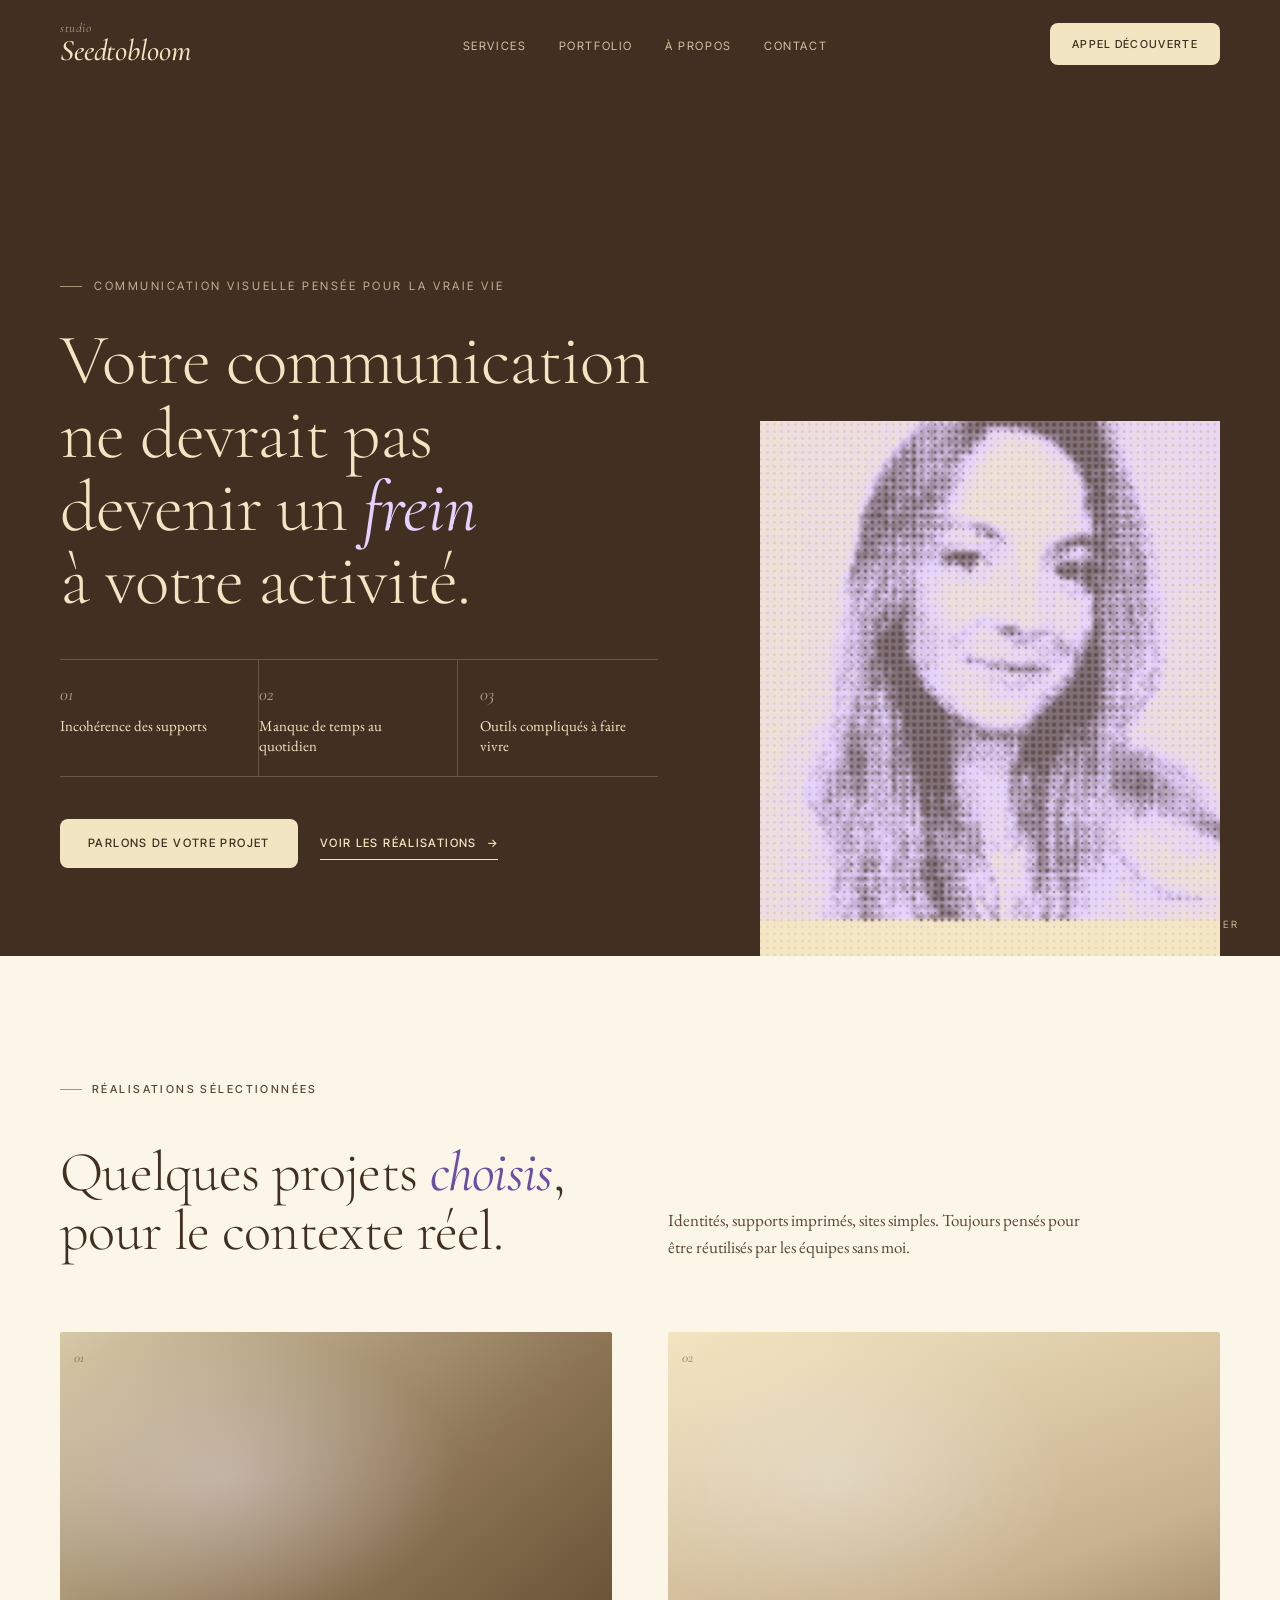
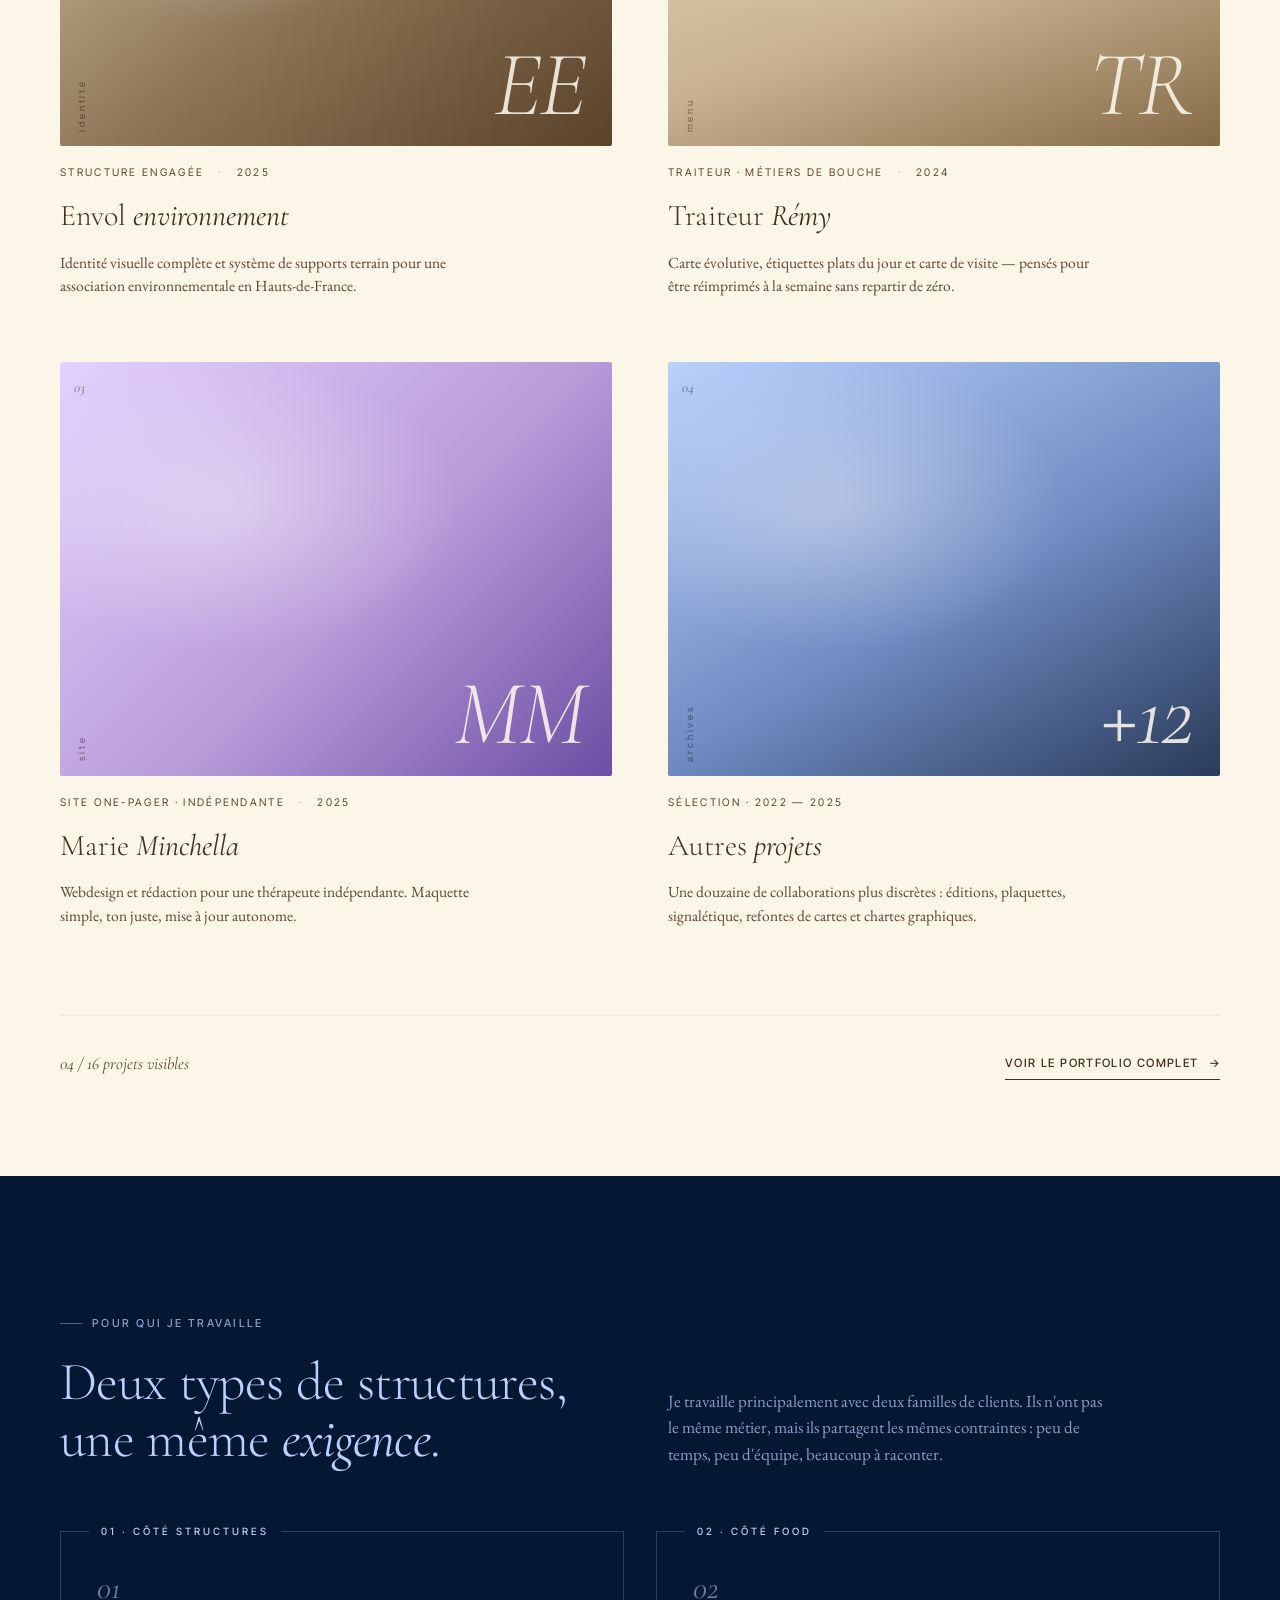
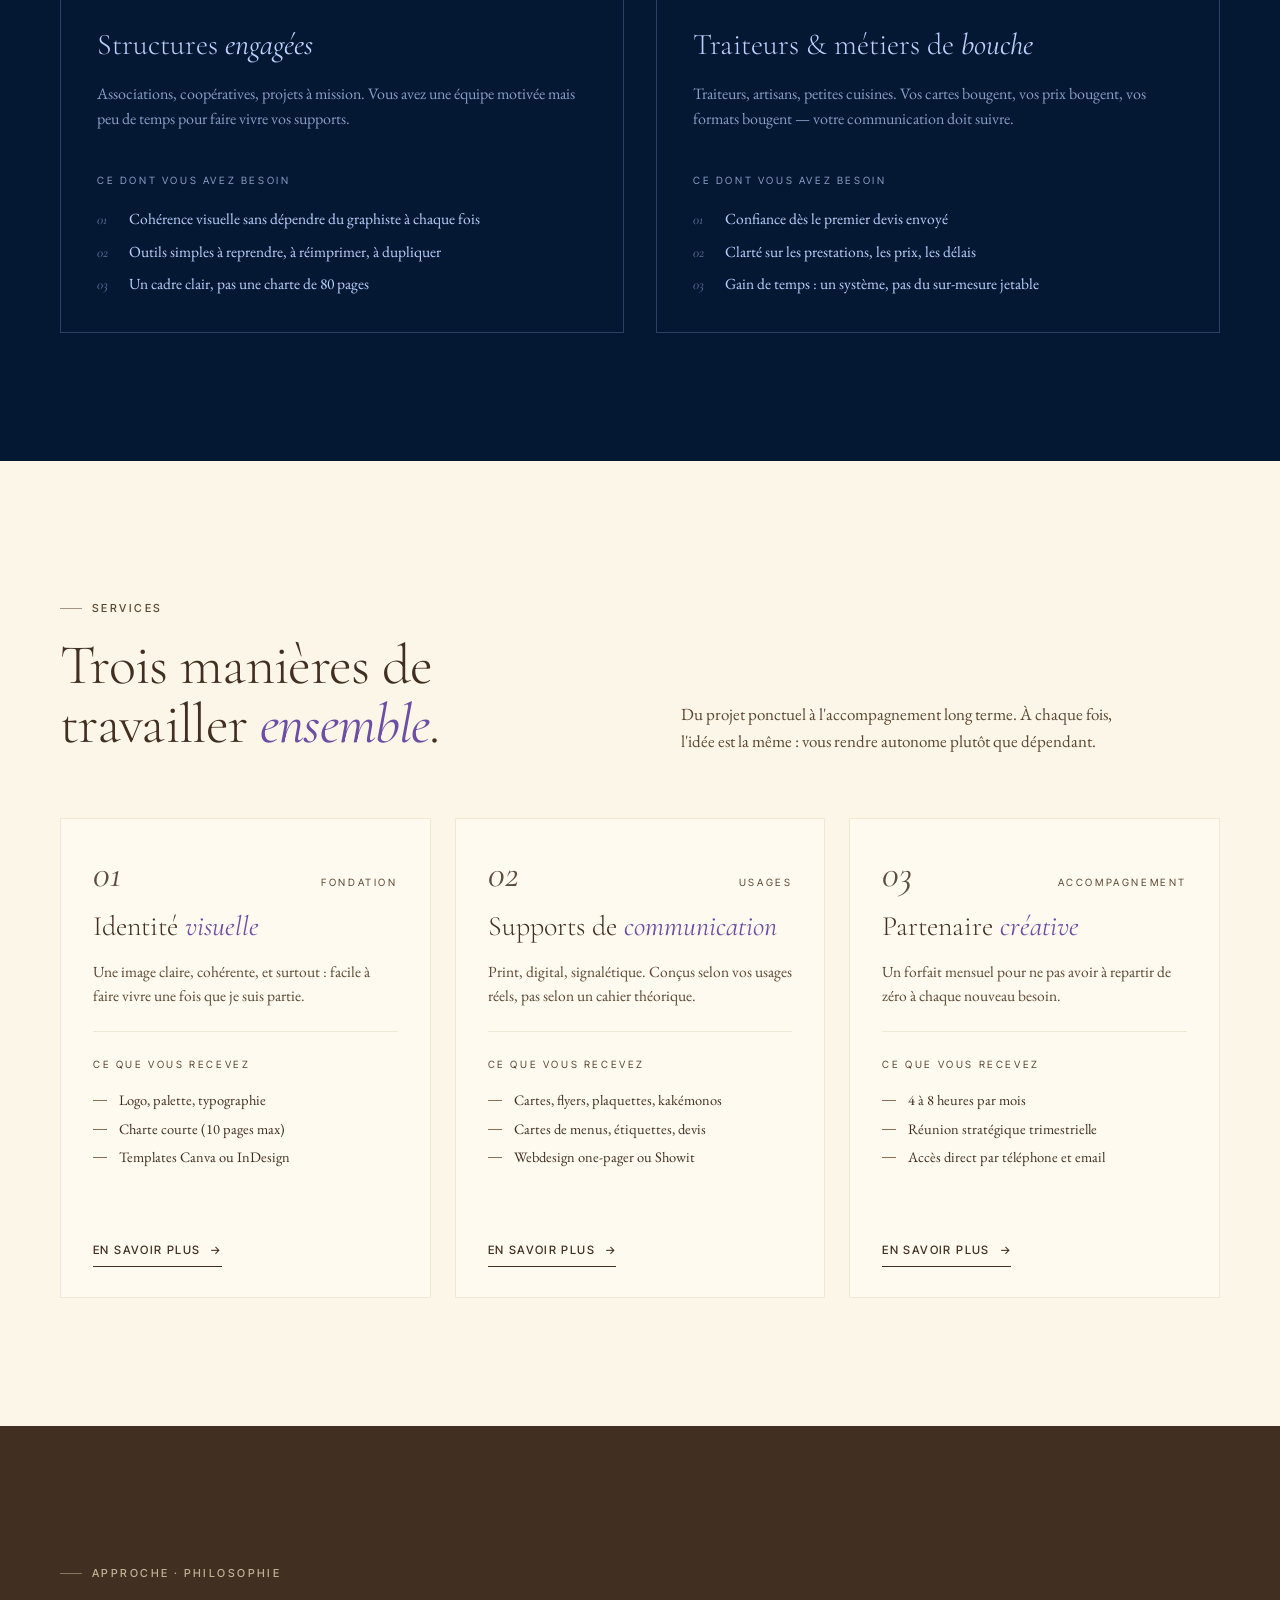
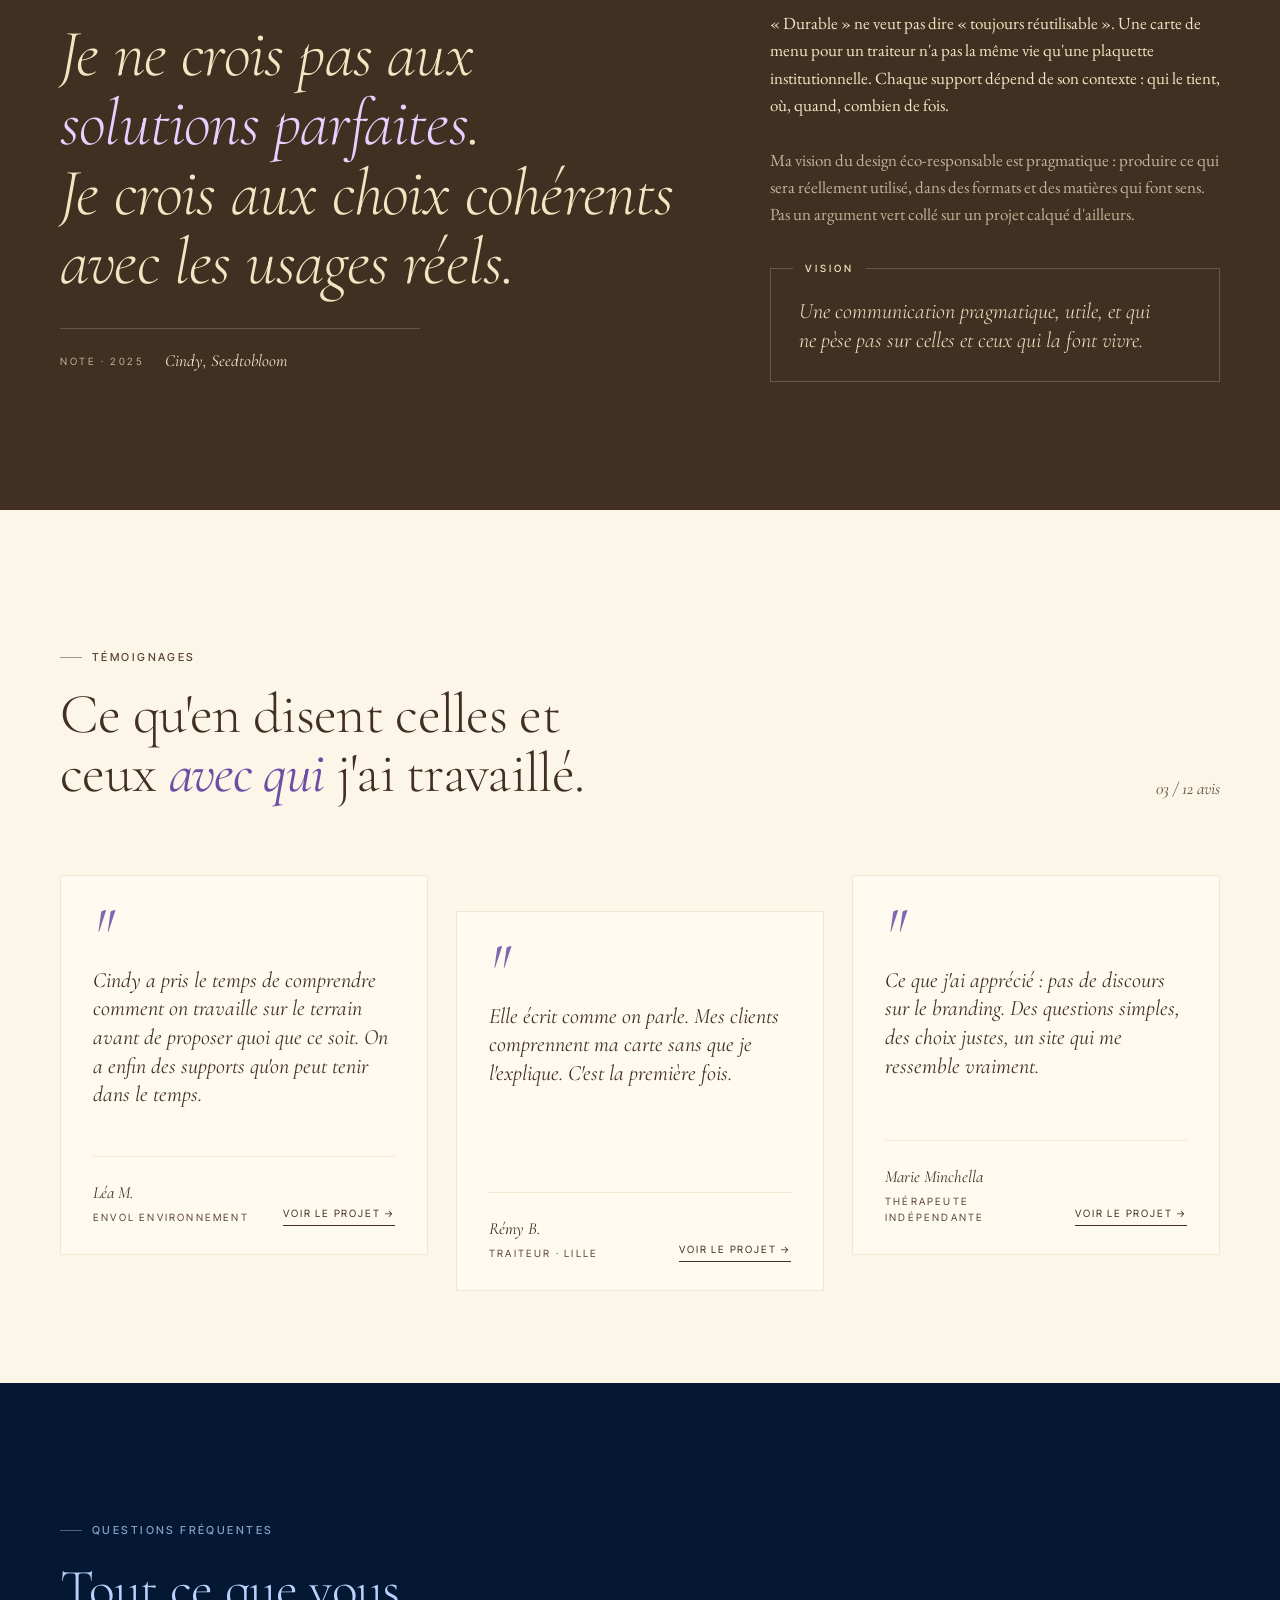
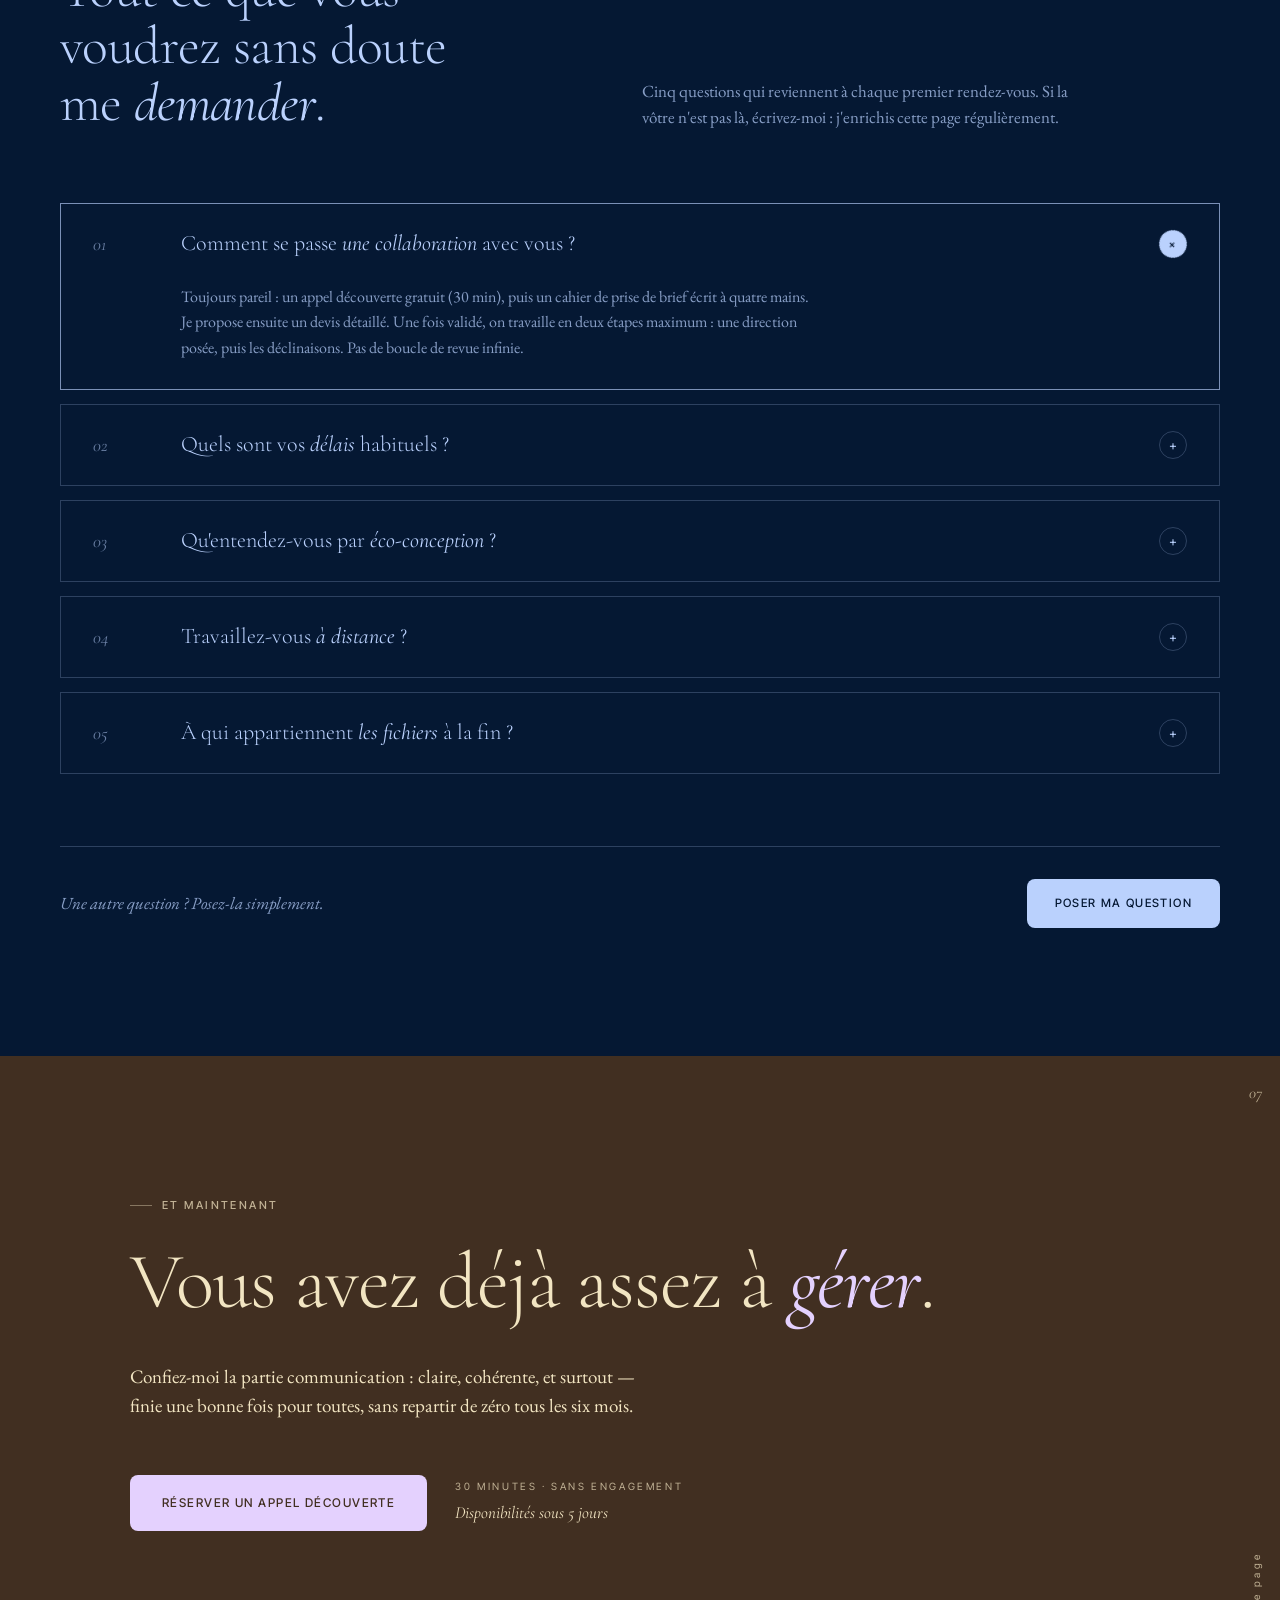
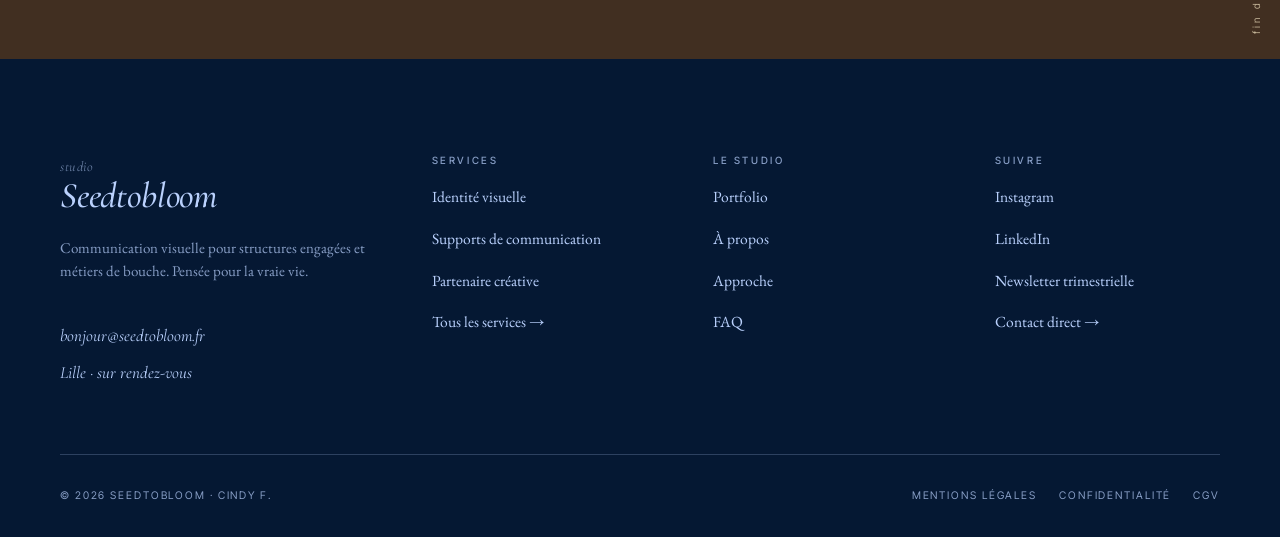
<file: index.html>
<!doctype html>
<html lang="fr">
<head>
<meta charset="utf-8">
<meta name="viewport" content="width=device-width, initial-scale=1">
<title>Seedtobloom · communication visuelle pensée pour la vraie vie</title>
<meta name="description" content="Cindy, graphiste éco-responsable basée à Lille. Identités visuelles, supports de communication et accompagnement long terme pour structures engagées et métiers de bouche.">

<link rel="stylesheet" href="project/styles/tokens.css">
<link rel="stylesheet" href="project/styles/site.css">

<style>
/* prevent bone flash on terre hero */
html, body { background: var(--terre); }

/* ── Layout wrappers ─────────────────────────────────────── */
.wrap { max-width: 1240px; margin: 0 auto; padding: 0 40px; }

/* ── Header ──────────────────────────────────────────────── */
.site-header {
  position: sticky; top: 0; z-index: 50;
  background: var(--terre); color: var(--paille);
  transition: box-shadow 240ms var(--ease-out-soft);
}
.site-header.scrolled { box-shadow: 0 1px 0 var(--line-on-terre); }
.header-inner {
  max-width: 1240px; margin: 0 auto; padding: 22px 40px;
  display: grid; grid-template-columns: 180px 1fr auto;
  align-items: center; gap: 24px;
}
.logo-link { display: flex; flex-direction: column; text-decoration: none; color: inherit; line-height: 1; }
.logo-kicker { font-family: var(--font-display); font-style: italic; font-size: 13px; opacity: 0.6; letter-spacing: 0.04em; margin-bottom: 1px; }
.logo-word { font-family: var(--font-display); font-style: italic; font-weight: 500; font-size: 30px; letter-spacing: -0.005em; }
.header-nav { display: flex; gap: 32px; justify-content: center; list-style: none; margin: 0; padding: 0; }
.header-nav a {
  font-family: var(--font-micro); font-size: 11.5px; letter-spacing: 0.14em; text-transform: uppercase;
  color: var(--paille); text-decoration: none; opacity: 0.82;
  padding-bottom: 4px; border-bottom: 1px solid transparent;
  transition: all 240ms var(--ease-out-soft);
}
.header-nav a:hover { opacity: 1; border-bottom-color: var(--paille); }

/* ── Hero ─────────────────────────────────────────────────── */
.hero {
  background: var(--terre); color: var(--paille);
  padding-top: 64px; overflow: hidden; position: relative;
}
.hero-inner {
  max-width: 1240px; margin: 0 auto; padding: 0 40px;
  display: grid; grid-template-columns: minmax(0, 1.18fr) minmax(0, 1fr);
  gap: 56px; align-items: end; min-height: calc(100vh - 96px);
}
.hero-left { padding: 56px 0 88px; display: flex; flex-direction: column; gap: 28px; }
.hero-surtitle {
  font-family: var(--font-micro); font-size: 11.5px; letter-spacing: 0.22em;
  text-transform: uppercase; color: var(--fg-on-terre-muted);
  display: inline-flex; align-items: center; gap: 12px; margin: 0;
}
.hero-surtitle-dash { width: 22px; height: 1px; background: var(--paille); opacity: 0.55; }
.hero-h1 {
  font-family: var(--font-display); font-weight: 300;
  font-size: clamp(44px, 5.6vw, 82px); line-height: 1.02;
  letter-spacing: -0.015em; color: var(--paille); margin: 0; text-wrap: balance;
}
.hero-h1 em { font-style: italic; color: var(--glycine); font-weight: 400; }
.pain-strip {
  display: grid; grid-template-columns: repeat(3, 1fr); margin-top: 14px;
  border-top: 1px solid var(--line-on-terre); border-bottom: 1px solid var(--line-on-terre);
}
.pain-cell {
  padding: 20px 22px 20px 0; display: flex; flex-direction: column; gap: 6px;
  border-right: 1px solid var(--line-on-terre);
}
.pain-cell:last-child { padding: 20px 0 20px 22px; border-right: none; }
.pain-num { font-family: var(--font-display); font-style: italic; font-size: 18px; opacity: 0.65; }
.pain-label { font-family: var(--font-body); font-size: 15px; line-height: 1.35; }
.hero-cta-row { display: flex; gap: 22px; align-items: center; flex-wrap: wrap; margin-top: 14px; }
.hero-right { position: relative; align-self: end; }
.portrait-wrap { position: relative; width: 100%; aspect-ratio: 0.86 / 1; max-width: 460px; margin-left: auto; overflow: hidden; }
.portrait-wrap img { width: 100%; height: 100%; object-fit: cover; object-position: center top; display: block; filter: contrast(1.02); }
.hero-gutter {
  position: absolute; right: 0; top: 24px; bottom: 24px; width: 28px;
  pointer-events: none; display: flex; flex-direction: column;
  justify-content: space-between; align-items: center; color: var(--fg-on-terre-muted);
}
.gutter-n { font-family: var(--font-display); font-style: italic; font-size: 14px; }
.gutter-w { writing-mode: vertical-rl; transform: rotate(180deg); font-family: var(--font-micro); font-size: 10px; letter-spacing: 0.30em; text-transform: lowercase; }
.scroll-hint {
  position: absolute; bottom: 24px; right: 40px;
  display: flex; align-items: center; gap: 10px;
  font-family: var(--font-micro); font-size: 10px; letter-spacing: 0.26em;
  text-transform: uppercase; color: var(--fg-on-terre-muted);
}

/* ── Section eyebrow utility ─────────────────────────────── */
.sec-eyebrow {
  font-family: var(--font-micro); font-size: 11px; font-weight: 500;
  letter-spacing: 0.22em; text-transform: uppercase; line-height: 1;
  display: inline-flex; align-items: center; gap: 10px; margin: 0;
}
.sec-eyebrow::before { content: ""; width: 22px; height: 1px; background: currentColor; opacity: 0.55; }

/* ── Portfolio ────────────────────────────────────────────── */
.portfolio { background: var(--bone); color: var(--terre); padding: 128px 0 96px; }
.portfolio-head {
  display: grid; grid-template-columns: minmax(0,1fr) minmax(0,1fr);
  gap: 56px; align-items: end; margin-bottom: 72px;
}
.portfolio-head-l { display: flex; flex-direction: column; gap: 24px; }
.portfolio-h2 {
  font-family: var(--font-display); font-weight: 300; font-size: clamp(36px,4.4vw,60px);
  line-height: 1.04; letter-spacing: -0.012em; margin: 0; color: var(--terre); text-wrap: balance; max-width: 540px;
}
.portfolio-h2 em { font-style: italic; color: var(--glycine-900); font-weight: 400; }
.portfolio-lede { font-family: var(--font-body); font-size: 17px; line-height: 1.55; color: var(--terre-600); margin: 0; max-width: 420px; }
.portfolio-grid { display: grid; grid-template-columns: repeat(2,1fr); gap: 64px 56px; }
.proj-card { display: flex; flex-direction: column; gap: 18px; text-decoration: none; color: inherit; }
.proj-thumb { position: relative; aspect-ratio: 4/3; overflow: hidden; border-radius: 2px; transition: transform 480ms var(--ease-out-soft); }
.proj-card:hover .proj-thumb { transform: translateY(-4px); }
.proj-thumb-bg { position: absolute; inset: 0; }
.proj-thumb-overlay { position: absolute; inset: 0; mix-blend-mode: screen; }
.proj-thumb-gutter {
  position: absolute; left: 14px; top: 14px; bottom: 14px; width: 22px;
  display: flex; flex-direction: column; justify-content: space-between;
  color: var(--terre); mix-blend-mode: multiply; opacity: 0.55;
}
.proj-thumb-n { font-family: var(--font-display); font-style: italic; font-size: 14px; }
.proj-thumb-w { writing-mode: vertical-rl; transform: rotate(180deg); font-family: var(--font-micro); font-size: 9.5px; letter-spacing: 0.30em; text-transform: lowercase; }
.proj-mono { position: absolute; inset: 0; display: flex; align-items: flex-end; justify-content: flex-end; padding: 0 28px 22px 0; }
.proj-mono span { font-family: var(--font-display); font-style: italic; font-weight: 300; font-size: 92px; line-height: 0.85; color: rgba(255,250,239,.86); letter-spacing: -0.02em; }
.proj-meta { display: flex; gap: 14px; font-family: var(--font-micro); font-size: 10.5px; letter-spacing: 0.22em; text-transform: uppercase; color: var(--terre-600); }
.proj-meta-dot { opacity: 0.4; }
.proj-title { font-family: var(--font-display); font-weight: 300; font-size: 30px; line-height: 1.12; color: var(--terre); margin: 0; text-wrap: balance; }
.proj-title em { font-style: italic; font-weight: 400; }
.proj-desc { font-family: var(--font-body); font-size: 15.5px; line-height: 1.5; color: var(--terre-600); margin: 0; max-width: 440px; }
.portfolio-foot {
  margin-top: 88px; padding-top: 32px; border-top: 1px solid var(--line-on-bone);
  display: flex; justify-content: space-between; align-items: center; flex-wrap: wrap; gap: 20px;
}
.portfolio-count { font-family: var(--font-display); font-style: italic; font-size: 17px; color: var(--terre-600); }

/* ── ForWhom ──────────────────────────────────────────────── */
.forwhom { background: var(--nuit); color: var(--brume); padding: 128px 0; }
.forwhom-head {
  display: grid; grid-template-columns: minmax(0,1fr) minmax(0,1fr);
  gap: 56px; margin-bottom: 64px; align-items: end;
}
.forwhom-h2 {
  font-family: var(--font-display); font-weight: 300; font-size: clamp(36px,4.2vw,56px);
  line-height: 1.06; letter-spacing: -0.012em; margin: 0; color: var(--brume); max-width: 520px; text-wrap: balance;
}
.forwhom-h2 em { font-style: italic; font-weight: 400; }
.forwhom-lede { font-family: var(--font-body); font-size: 17px; line-height: 1.55; color: var(--fg-on-nuit-muted); margin: 0; max-width: 440px; }
.forwhom-grid { display: grid; grid-template-columns: repeat(2,1fr); gap: 32px; }
.fw-card {
  position: relative; border: 1px solid var(--line-on-nuit);
  padding: 40px 36px 36px; display: flex; flex-direction: column; gap: 20px; min-height: 380px;
}
.fw-card-tag {
  position: absolute; top: -9px; left: 28px; background: var(--nuit); padding: 0 12px;
  font-family: var(--font-micro); font-size: 10px; font-weight: 500;
  letter-spacing: 0.30em; text-transform: uppercase; color: var(--brume);
}
.fw-card-num { font-family: var(--font-display); font-style: italic; font-size: 32px; color: var(--brume); opacity: 0.55; line-height: 1; margin: 0; }
.fw-card-title { font-family: var(--font-display); font-weight: 300; font-size: 30px; line-height: 1.15; color: var(--brume); margin: 4px 0 0; text-wrap: balance; }
.fw-card-title em { font-style: italic; font-weight: 400; }
.fw-card-body { font-family: var(--font-body); font-size: 16px; line-height: 1.55; color: var(--fg-on-nuit-muted); margin: 0; }
.fw-needs-lbl { font-family: var(--font-micro); font-size: 10px; letter-spacing: 0.26em; text-transform: uppercase; color: var(--fg-on-nuit-muted); margin: 20px 0 0; }
.fw-needs-list { list-style: none; margin: 0; padding: 0; display: flex; flex-direction: column; gap: 10px; }
.fw-needs-item { font-family: var(--font-body); font-size: 15.5px; line-height: 1.45; color: var(--brume); display: flex; gap: 14px; align-items: baseline; }
.fw-bullet { font-family: var(--font-display); font-style: italic; font-size: 14px; color: var(--brume); opacity: 0.5; min-width: 18px; }

/* ── Services ─────────────────────────────────────────────── */
.services { background: var(--bone); color: var(--terre); padding: 128px 0; }
.services-head {
  display: grid; grid-template-columns: minmax(0,1.05fr) minmax(0,1fr);
  gap: 56px; margin-bottom: 64px; align-items: end;
}
.services-h2 {
  font-family: var(--font-display); font-weight: 300; font-size: clamp(36px,4.4vw,60px);
  line-height: 1.05; letter-spacing: -0.012em; margin: 0; color: var(--terre); max-width: 580px; text-wrap: balance;
}
.services-h2 em { font-style: italic; color: var(--glycine-900); font-weight: 400; }
.services-lede { font-family: var(--font-body); font-size: 17px; line-height: 1.55; color: var(--terre-600); margin: 0; max-width: 440px; }
.services-grid { display: grid; grid-template-columns: repeat(3,1fr); gap: 24px; align-items: stretch; }
.svc-card {
  background: var(--bg-card); border: 1px solid var(--line-on-bone);
  padding: 36px 32px 30px; display: flex; flex-direction: column; gap: 18px; min-height: 480px;
  transition: transform 320ms var(--ease-out-soft), box-shadow 320ms var(--ease-out-soft);
}
.svc-card:hover { transform: translateY(-4px); box-shadow: var(--shadow-2); }
.svc-top { display: flex; align-items: baseline; justify-content: space-between; gap: 12px; }
.svc-num { font-family: var(--font-display); font-style: italic; font-size: 38px; color: var(--terre); opacity: 0.85; line-height: 1; }
.svc-tag { font-family: var(--font-micro); font-size: 10px; letter-spacing: 0.26em; text-transform: uppercase; color: var(--terre-600); }
.svc-title { font-family: var(--font-display); font-weight: 300; font-size: 28px; line-height: 1.12; margin: 0; color: var(--terre); text-wrap: balance; }
.svc-title em { font-style: italic; font-weight: 400; color: var(--glycine-900); }
.svc-body { font-family: var(--font-body); font-size: 15.5px; line-height: 1.5; color: var(--terre-600); margin: 0; }
.svc-divider { margin: 6px 0; border-top: 1px solid var(--line-on-bone); }
.svc-deliv-lbl { font-family: var(--font-micro); font-size: 10px; letter-spacing: 0.26em; text-transform: uppercase; color: var(--terre-600); margin: 0; }
.svc-deliv-list { list-style: none; margin: 0; padding: 0; display: flex; flex-direction: column; gap: 8px; }
.svc-deliv-item { font-family: var(--font-body); font-size: 14.5px; line-height: 1.4; color: var(--terre); display: flex; gap: 12px; align-items: baseline; }
.svc-deliv-bullet { width: 14px; height: 1px; background: var(--terre-400); display: inline-block; transform: translateY(-4px); flex-shrink: 0; }
.svc-foot { margin-top: auto; padding-top: 18px; }

/* ── Approach ─────────────────────────────────────────────── */
.approach { background: var(--terre); color: var(--paille); padding: 128px 0; overflow: hidden; }
.approach-inner {
  max-width: 1240px; margin: 0 auto; padding: 0 40px;
  display: grid; grid-template-columns: minmax(0,1.4fr) minmax(0,1fr); gap: 80px; align-items: start;
}
.approach-quote {
  font-family: var(--font-display); font-weight: 300; font-style: italic;
  font-size: clamp(40px,5.2vw,76px); line-height: 1.04; letter-spacing: -0.012em;
  margin: 0; color: var(--paille); text-wrap: balance;
}
.approach-quote .accent { color: var(--glycine); }
.approach-attr {
  margin-top: 32px; padding-top: 18px; border-top: 1px solid var(--line-on-terre);
  display: flex; gap: 20px; align-items: center; max-width: 360px;
}
.attr-lbl { font-family: var(--font-micro); font-size: 10px; letter-spacing: 0.26em; text-transform: uppercase; color: var(--fg-on-terre-muted); }
.attr-name { font-family: var(--font-display); font-style: italic; font-size: 17px; color: var(--paille); }
.approach-right { display: flex; flex-direction: column; gap: 28px; padding-top: 56px; }
.approach-body { font-family: var(--font-body); font-size: 17px; line-height: 1.6; color: var(--paille); margin: 0; }
.approach-body-muted { color: var(--fg-on-terre-muted); }
.vision-frame { position: relative; border: 1px solid var(--line-on-terre); padding: 28px 28px 26px; margin-top: 12px; }
.vision-lbl {
  position: absolute; top: -9px; left: 22px; background: var(--terre); padding: 0 12px;
  font-family: var(--font-micro); font-size: 10px; font-weight: 500;
  letter-spacing: 0.30em; text-transform: uppercase; color: var(--paille);
}
.vision-text { font-family: var(--font-display); font-style: italic; font-weight: 300; font-size: 22px; line-height: 1.3; color: var(--paille); margin: 0; text-wrap: balance; }

/* ── Testimonials ─────────────────────────────────────────── */
.testimonials { background: var(--bone); color: var(--terre); padding: 128px 0; }
.tm-head {
  display: flex; justify-content: space-between; align-items: flex-end;
  gap: 40px; margin-bottom: 72px; flex-wrap: wrap;
}
.tm-h2 {
  font-family: var(--font-display); font-weight: 300; font-size: clamp(36px,4.4vw,60px);
  line-height: 1.05; letter-spacing: -0.012em; margin: 0; color: var(--terre); max-width: 600px; text-wrap: balance;
}
.tm-h2 em { font-style: italic; color: var(--glycine-900); font-weight: 400; }
.tm-counter { font-family: var(--font-display); font-style: italic; font-size: 17px; color: var(--terre-600); white-space: nowrap; }
.tm-grid { display: grid; grid-template-columns: repeat(3,1fr); gap: 28px; align-items: start; }
.tm-card {
  background: var(--bg-card); border: 1px solid var(--line-on-bone);
  padding: 36px 32px 28px; display: flex; flex-direction: column; gap: 22px; min-height: 380px;
}
.tm-card--mid { transform: translateY(36px); }
.tm-qmark { font-family: var(--font-display); font-style: italic; font-size: 64px; color: var(--glycine-900); line-height: 0.6; height: 32px; margin: 0; opacity: 0.85; }
.tm-quote { font-family: var(--font-display); font-weight: 400; font-style: italic; font-size: 22px; line-height: 1.3; color: var(--terre); margin: 0; text-wrap: pretty; }
.tm-meta {
  margin-top: auto; padding-top: 22px; border-top: 1px solid var(--line-on-bone);
  display: grid; grid-template-columns: minmax(0,1fr) auto; align-items: end; gap: 16px;
}
.tm-meta-l { display: flex; flex-direction: column; gap: 2px; min-width: 0; }
.tm-name { font-family: var(--font-display); font-style: italic; font-size: 17px; color: var(--terre); }
.tm-role { font-family: var(--font-micro); font-size: 10px; letter-spacing: 0.22em; text-transform: uppercase; color: var(--terre-600); }
.tm-link { font-family: var(--font-micro); font-size: 10px; letter-spacing: 0.18em; text-transform: uppercase; color: var(--terre); text-decoration: none; padding-bottom: 3px; border-bottom: 1px solid var(--terre); white-space: nowrap; flex-shrink: 0; }

/* ── FAQ ──────────────────────────────────────────────────── */
.faq { background: var(--nuit); color: var(--brume); padding: 128px 0; }
.faq-head {
  display: grid; grid-template-columns: minmax(0,1fr) minmax(0,1.1fr);
  gap: 56px; margin-bottom: 72px; align-items: end;
}
.faq-h2 {
  font-family: var(--font-display); font-weight: 300; font-size: clamp(36px,4.2vw,56px);
  line-height: 1.06; letter-spacing: -0.012em; margin: 0; color: var(--brume); max-width: 460px; text-wrap: balance;
}
.faq-h2 em { font-style: italic; font-weight: 400; }
.faq-lede { font-family: var(--font-body); font-size: 17px; line-height: 1.55; color: var(--fg-on-nuit-muted); margin: 0; max-width: 440px; }
.faq-list { display: grid; gap: 14px; }
.faq-row {
  border: 1px solid var(--line-on-nuit); overflow: hidden;
  transition: border-color 240ms var(--ease-out-soft);
}
.faq-row:hover { border-color: rgba(186,209,253,.45); }
.faq-row.open { border-color: rgba(186,209,253,.65); }
.faq-btn {
  display: grid; grid-template-columns: 64px 1fr auto; align-items: center; gap: 24px;
  padding: 26px 32px; width: 100%; background: none; border: 0;
  cursor: pointer; color: inherit; text-align: left; font-family: inherit;
}
.faq-qnum { font-family: var(--font-display); font-style: italic; font-size: 18px; color: var(--brume); opacity: 0.55; }
.faq-qtext { font-family: var(--font-display); font-weight: 300; font-size: 22px; line-height: 1.25; color: var(--brume); margin: 0; }
.faq-qtext em { font-style: italic; font-weight: 400; }
.faq-toggle {
  width: 28px; height: 28px; border: 1px solid var(--line-on-nuit); border-radius: 999px;
  display: flex; align-items: center; justify-content: center; color: var(--brume);
  font-family: var(--font-micro); font-size: 13px; flex-shrink: 0;
  transition: transform 240ms var(--ease-out-soft), background 240ms var(--ease-out-soft), border-color 240ms var(--ease-out-soft), color 240ms var(--ease-out-soft);
}
.faq-row.open .faq-toggle { background: var(--brume); color: var(--nuit); border-color: var(--brume); transform: rotate(45deg); }
.faq-answer {
  display: grid; grid-template-columns: 64px 1fr; gap: 24px; padding: 0 32px;
  max-height: 0; overflow: hidden; opacity: 0;
  transition: max-height 400ms var(--ease-out-soft), opacity 280ms var(--ease-out-soft), padding-bottom 280ms var(--ease-out-soft);
}
.faq-row.open .faq-answer { max-height: 320px; opacity: 1; padding-bottom: 28px; }
.faq-atext { font-family: var(--font-body); font-size: 16px; line-height: 1.6; margin: 0; color: var(--fg-on-nuit-muted); grid-column: 2/3; max-width: 640px; }
.faq-foot {
  margin-top: 72px; padding-top: 32px; border-top: 1px solid var(--line-on-nuit);
  display: flex; justify-content: space-between; align-items: center; flex-wrap: wrap; gap: 18px;
}
.faq-foot-text { font-family: var(--font-body); font-style: italic; font-size: 17px; color: var(--fg-on-nuit-muted); margin: 0; }

/* ── Final CTA ────────────────────────────────────────────── */
.finalcta { background: var(--terre); color: var(--paille); padding: 144px 0 128px; position: relative; overflow: hidden; }
.finalcta-inner {
  max-width: 1100px; margin: 0 auto; padding: 0 40px;
  display: grid; grid-template-columns: 1fr; gap: 32px; position: relative;
}
.finalcta-h {
  font-family: var(--font-display); font-weight: 300; font-size: clamp(48px,6.2vw,92px);
  line-height: 1.0; letter-spacing: -0.015em; margin: 0; color: var(--paille); text-wrap: balance; max-width: 940px;
}
.finalcta-h em { font-style: italic; color: var(--glycine); font-weight: 400; }
.finalcta-lede { font-family: var(--font-body); font-size: 19px; line-height: 1.55; color: var(--paille); margin: 8px 0 0; max-width: 540px; }
.finalcta-row { margin-top: 22px; display: flex; align-items: center; gap: 28px; flex-wrap: wrap; }
.finalcta-meta { display: flex; flex-direction: column; gap: 4px; }
.finalcta-meta-top { font-family: var(--font-micro); font-size: 10px; letter-spacing: 0.26em; text-transform: uppercase; color: var(--fg-on-terre-muted); }
.finalcta-meta-bot { font-family: var(--font-display); font-style: italic; font-size: 17px; color: var(--paille); }
.finalcta-gutter {
  position: absolute; right: 16px; top: 24px; bottom: 24px;
  display: flex; flex-direction: column; justify-content: space-between; align-items: center;
  color: var(--fg-on-terre-muted); pointer-events: none;
}
.finalcta-gn { font-family: var(--font-display); font-style: italic; font-size: 16px; }
.finalcta-gw { writing-mode: vertical-rl; transform: rotate(180deg); font-family: var(--font-micro); font-size: 10px; letter-spacing: 0.32em; text-transform: lowercase; }

/* ── Footer ───────────────────────────────────────────────── */
.site-footer { background: var(--nuit); color: var(--brume); padding: 96px 0 32px; }
.footer-top {
  display: grid; grid-template-columns: minmax(0,1.4fr) repeat(3,minmax(0,1fr));
  gap: 56px; padding-bottom: 64px; border-bottom: 1px solid var(--line-on-nuit);
}
.footer-brand { display: flex; flex-direction: column; gap: 18px; }
.footer-logo-k { font-family: var(--font-display); font-style: italic; font-size: 14px; opacity: 0.55; letter-spacing: 0.04em; }
.footer-logo-w { font-family: var(--font-display); font-style: italic; font-weight: 500; font-size: 36px; color: var(--brume); letter-spacing: -0.005em; line-height: 1; }
.footer-tagline { font-family: var(--font-body); font-size: 15px; line-height: 1.55; color: var(--fg-on-nuit-muted); margin: 4px 0 0; max-width: 320px; }
.footer-contact { margin-top: 22px; display: flex; flex-direction: column; gap: 6px; }
.footer-contact-a { font-family: var(--font-display); font-style: italic; font-size: 17px; color: var(--brume); text-decoration: none; padding-bottom: 2px; width: fit-content; border-bottom: 1px solid transparent; transition: border-color 240ms var(--ease-out-soft); }
.footer-contact-a:hover { border-bottom-color: var(--brume); }
.footer-col { display: flex; flex-direction: column; gap: 14px; }
.footer-col-h { font-family: var(--font-micro); font-size: 10px; font-weight: 500; letter-spacing: 0.26em; text-transform: uppercase; color: var(--fg-on-nuit-muted); margin: 0 0 4px; }
.footer-lnk { font-family: var(--font-body); font-size: 15.5px; color: var(--brume); text-decoration: none; padding-bottom: 1px; border-bottom: 1px solid transparent; transition: border-color 240ms var(--ease-out-soft); width: fit-content; }
.footer-lnk:hover { border-bottom-color: var(--brume); }
.footer-bot { margin-top: 32px; display: flex; justify-content: space-between; align-items: center; flex-wrap: wrap; gap: 16px; }
.footer-copy { font-family: var(--font-micro); font-size: 10.5px; letter-spacing: 0.18em; text-transform: uppercase; color: var(--fg-on-nuit-muted); }
.footer-legal { display: flex; gap: 22px; font-family: var(--font-micro); font-size: 10.5px; letter-spacing: 0.18em; text-transform: uppercase; }
.footer-legal a { color: var(--fg-on-nuit-muted); text-decoration: none; }
.footer-legal a:hover { color: var(--brume); }
</style>
</head>
<body>

<!-- ═══════════════════════════════════ HEADER ═══════════════════════════════════ -->
<header class="site-header" id="site-header">
  <div class="header-inner">
    <a href="#" class="logo-link" aria-label="Seedtobloom, accueil">
      <span class="logo-kicker">studio</span>
      <span class="logo-word">Seedtobloom</span>
    </a>
    <nav aria-label="Navigation principale">
      <ul class="header-nav">
        <li><a href="project/services.html">Services</a></li>
        <li><a href="project/portfolio.html">Portfolio</a></li>
        <li><a href="project/a-propos.html">À propos</a></li>
        <li><a href="project/contact.html">Contact</a></li>
      </ul>
    </nav>
    <a href="#contact" class="btn btn--paille" style="padding:12px 22px;font-size:11px;letter-spacing:.12em;">Appel découverte</a>
  </div>
</header>

<main>

<!-- ═══════════════════════════════════ HERO ════════════════════════════════════ -->
<section class="hero">
  <div class="hero-inner">
    <div class="hero-left">
      <p class="hero-surtitle">
        <span class="hero-surtitle-dash"></span>
        Communication visuelle pensée pour la vraie vie
      </p>
      <h1 class="hero-h1">
        Votre communication ne devrait pas devenir un <em>frein</em> à votre activité.
      </h1>

      <div class="pain-strip" aria-label="Problèmes fréquents">
        <div class="pain-cell">
          <span class="pain-num">01</span>
          <span class="pain-label">Incohérence des supports</span>
        </div>
        <div class="pain-cell">
          <span class="pain-num">02</span>
          <span class="pain-label">Manque de temps au quotidien</span>
        </div>
        <div class="pain-cell">
          <span class="pain-num">03</span>
          <span class="pain-label">Outils compliqués à faire vivre</span>
        </div>
      </div>

      <div class="hero-cta-row">
        <a href="#contact" class="btn btn--paille">Parlons de votre projet</a>
        <a href="#realisations" class="btn-ghost">Voir les réalisations <span class="arrow">→</span></a>
      </div>
    </div>

    <div class="hero-right">
      <div class="portrait-wrap">
        <img src="project/assets/portrait-halftone-terre.png" alt="Portrait de Cindy, graphiste Seedtobloom">
      </div>
      <div class="hero-gutter" aria-hidden="true">
        <span class="gutter-n">00</span>
        <span class="gutter-w">accueil</span>
      </div>
    </div>
  </div>
  <div class="scroll-hint" aria-hidden="true"><span>↓</span><span>défiler</span></div>
</section>

<!-- ═══════════════════════════════════ PORTFOLIO ═══════════════════════════════ -->
<section id="realisations" class="portfolio">
  <div class="wrap">
    <div class="portfolio-head">
      <div class="portfolio-head-l">
        <p class="sec-eyebrow" style="color:var(--terre-600);margin-bottom:24px;">Réalisations sélectionnées</p>
        <h2 class="portfolio-h2">Quelques projets <em>choisis</em>, pour le contexte&nbsp;réel.</h2>
      </div>
      <p class="portfolio-lede">Identités, supports imprimés, sites simples. Toujours pensés pour être réutilisés par les équipes&nbsp;sans moi.</p>
    </div>

    <div class="portfolio-grid">
      <a href="project/portfolio.html" class="proj-card">
        <div class="proj-thumb">
          <div class="proj-thumb-bg" style="background:linear-gradient(140deg,#d6c9a8 0%,#8a7253 55%,#5b432b 100%)"></div>
          <div class="proj-thumb-overlay" style="background:radial-gradient(60% 50% at 30% 35%,rgba(228,209,254,.35) 0%,transparent 70%)"></div>
          <div class="proj-thumb-gutter" aria-hidden="true">
            <span class="proj-thumb-n">01</span><span class="proj-thumb-w">identité</span>
          </div>
          <div class="proj-mono" aria-hidden="true"><span>EE</span></div>
        </div>
        <div class="proj-meta"><span>Structure engagée</span><span class="proj-meta-dot">·</span><span>2025</span></div>
        <h3 class="proj-title">Envol <em>environnement</em></h3>
        <p class="proj-desc">Identité visuelle complète et système de supports terrain pour une association environnementale en Hauts-de-France.</p>
      </a>

      <a href="project/portfolio.html" class="proj-card">
        <div class="proj-thumb">
          <div class="proj-thumb-bg" style="background:linear-gradient(160deg,#f3e5c1 0%,#c8b290 60%,#856a47 100%)"></div>
          <div class="proj-thumb-overlay" style="background:radial-gradient(60% 50% at 30% 35%,rgba(186,209,253,.30) 0%,transparent 70%)"></div>
          <div class="proj-thumb-gutter" aria-hidden="true">
            <span class="proj-thumb-n">02</span><span class="proj-thumb-w">menu</span>
          </div>
          <div class="proj-mono" aria-hidden="true"><span>TR</span></div>
        </div>
        <div class="proj-meta"><span>Traiteur · métiers de bouche</span><span class="proj-meta-dot">·</span><span>2024</span></div>
        <h3 class="proj-title">Traiteur <em>Rémy</em></h3>
        <p class="proj-desc">Carte évolutive, étiquettes plats du jour et carte de visite — pensés pour être réimprimés à la semaine sans repartir de zéro.</p>
      </a>

      <a href="project/portfolio.html" class="proj-card">
        <div class="proj-thumb">
          <div class="proj-thumb-bg" style="background:linear-gradient(135deg,#e4d1fe 0%,#b89bd9 55%,#6c4ea4 100%)"></div>
          <div class="proj-thumb-overlay" style="background:radial-gradient(60% 50% at 30% 35%,rgba(242,229,194,.40) 0%,transparent 70%)"></div>
          <div class="proj-thumb-gutter" aria-hidden="true">
            <span class="proj-thumb-n">03</span><span class="proj-thumb-w">site</span>
          </div>
          <div class="proj-mono" aria-hidden="true"><span>MM</span></div>
        </div>
        <div class="proj-meta"><span>Site one-pager · indépendante</span><span class="proj-meta-dot">·</span><span>2025</span></div>
        <h3 class="proj-title">Marie <em>Minchella</em></h3>
        <p class="proj-desc">Webdesign et rédaction pour une thérapeute indépendante. Maquette simple, ton juste, mise à jour autonome.</p>
      </a>

      <a href="project/portfolio.html" class="proj-card">
        <div class="proj-thumb">
          <div class="proj-thumb-bg" style="background:linear-gradient(150deg,#bad1fd 0%,#6f8bc2 55%,#2a3b5a 100%)"></div>
          <div class="proj-thumb-overlay" style="background:radial-gradient(60% 50% at 30% 35%,rgba(242,229,194,.35) 0%,transparent 70%)"></div>
          <div class="proj-thumb-gutter" aria-hidden="true">
            <span class="proj-thumb-n">04</span><span class="proj-thumb-w">archives</span>
          </div>
          <div class="proj-mono" aria-hidden="true"><span>+12</span></div>
        </div>
        <div class="proj-meta"><span>Sélection · 2022 — 2025</span></div>
        <h3 class="proj-title">Autres <em>projets</em></h3>
        <p class="proj-desc">Une douzaine de collaborations plus discrètes : éditions, plaquettes, signalétique, refontes de cartes et chartes graphiques.</p>
      </a>
    </div>

    <div class="portfolio-foot">
      <span class="portfolio-count">04 / 16 projets visibles</span>
      <a href="project/portfolio.html" class="btn-ghost" style="color:var(--terre);">Voir le portfolio complet <span class="arrow">→</span></a>
    </div>
  </div>
</section>

<!-- ═══════════════════════════════════ POUR QUI ════════════════════════════════ -->
<section id="pour-qui" class="forwhom">
  <div class="wrap">
    <div class="forwhom-head">
      <div>
        <p class="sec-eyebrow" style="color:var(--fg-on-nuit-muted);margin-bottom:24px;">Pour qui je travaille</p>
        <h2 class="forwhom-h2">Deux types de structures, une même <em>exigence</em>.</h2>
      </div>
      <p class="forwhom-lede">Je travaille principalement avec deux familles de clients. Ils n'ont pas le même métier, mais ils partagent les mêmes contraintes : peu de temps, peu d'équipe, beaucoup à raconter.</p>
    </div>

    <div class="forwhom-grid">
      <article class="fw-card">
        <span class="fw-card-tag">01 · Côté structures</span>
        <p class="fw-card-num">01</p>
        <h3 class="fw-card-title">Structures <em>engagées</em></h3>
        <p class="fw-card-body">Associations, coopératives, projets à mission. Vous avez une équipe motivée mais peu de temps pour faire vivre vos supports.</p>
        <p class="fw-needs-lbl">Ce dont vous avez besoin</p>
        <ul class="fw-needs-list">
          <li class="fw-needs-item"><span class="fw-bullet">01</span><span>Cohérence visuelle sans dépendre du graphiste à chaque fois</span></li>
          <li class="fw-needs-item"><span class="fw-bullet">02</span><span>Outils simples à reprendre, à réimprimer, à dupliquer</span></li>
          <li class="fw-needs-item"><span class="fw-bullet">03</span><span>Un cadre clair, pas une charte de 80 pages</span></li>
        </ul>
      </article>

      <article class="fw-card">
        <span class="fw-card-tag">02 · Côté food</span>
        <p class="fw-card-num">02</p>
        <h3 class="fw-card-title">Traiteurs & métiers de <em>bouche</em></h3>
        <p class="fw-card-body">Traiteurs, artisans, petites cuisines. Vos cartes bougent, vos prix bougent, vos formats bougent — votre communication doit suivre.</p>
        <p class="fw-needs-lbl">Ce dont vous avez besoin</p>
        <ul class="fw-needs-list">
          <li class="fw-needs-item"><span class="fw-bullet">01</span><span>Confiance dès le premier devis envoyé</span></li>
          <li class="fw-needs-item"><span class="fw-bullet">02</span><span>Clarté sur les prestations, les prix, les délais</span></li>
          <li class="fw-needs-item"><span class="fw-bullet">03</span><span>Gain de temps : un système, pas du sur-mesure jetable</span></li>
        </ul>
      </article>
    </div>
  </div>
</section>

<!-- ═══════════════════════════════════ SERVICES ════════════════════════════════ -->
<section id="services" class="services">
  <div class="wrap">
    <div class="services-head">
      <div>
        <p class="sec-eyebrow" style="color:var(--terre-600);margin-bottom:22px;">Services</p>
        <h2 class="services-h2">Trois manières de travailler <em>ensemble</em>.</h2>
      </div>
      <p class="services-lede">Du projet ponctuel à l'accompagnement long terme. À chaque fois, l'idée est la même : vous rendre autonome plutôt que dépendant.</p>
    </div>

    <div class="services-grid">
      <article class="svc-card">
        <div class="svc-top"><span class="svc-num">01</span><span class="svc-tag">fondation</span></div>
        <h3 class="svc-title">Identité <em>visuelle</em></h3>
        <p class="svc-body">Une image claire, cohérente, et surtout : facile à faire vivre une fois que je suis partie.</p>
        <div class="svc-divider"></div>
        <p class="svc-deliv-lbl">Ce que vous recevez</p>
        <ul class="svc-deliv-list">
          <li class="svc-deliv-item"><span class="svc-deliv-bullet"></span><span>Logo, palette, typographie</span></li>
          <li class="svc-deliv-item"><span class="svc-deliv-bullet"></span><span>Charte courte (10 pages max)</span></li>
          <li class="svc-deliv-item"><span class="svc-deliv-bullet"></span><span>Templates Canva ou InDesign</span></li>
        </ul>
        <div class="svc-foot"><a href="project/identite-visuelle.html" class="btn-ghost" style="color:var(--terre);">En savoir plus <span class="arrow">→</span></a></div>
      </article>

      <article class="svc-card">
        <div class="svc-top"><span class="svc-num">02</span><span class="svc-tag">usages</span></div>
        <h3 class="svc-title">Supports de <em>communication</em></h3>
        <p class="svc-body">Print, digital, signalétique. Conçus selon vos usages réels, pas selon un cahier théorique.</p>
        <div class="svc-divider"></div>
        <p class="svc-deliv-lbl">Ce que vous recevez</p>
        <ul class="svc-deliv-list">
          <li class="svc-deliv-item"><span class="svc-deliv-bullet"></span><span>Cartes, flyers, plaquettes, kakémonos</span></li>
          <li class="svc-deliv-item"><span class="svc-deliv-bullet"></span><span>Cartes de menus, étiquettes, devis</span></li>
          <li class="svc-deliv-item"><span class="svc-deliv-bullet"></span><span>Webdesign one-pager ou Showit</span></li>
        </ul>
        <div class="svc-foot"><a href="project/supports-de-communication.html" class="btn-ghost" style="color:var(--terre);">En savoir plus <span class="arrow">→</span></a></div>
      </article>

      <article class="svc-card">
        <div class="svc-top"><span class="svc-num">03</span><span class="svc-tag">accompagnement</span></div>
        <h3 class="svc-title">Partenaire <em>créative</em></h3>
        <p class="svc-body">Un forfait mensuel pour ne pas avoir à repartir de zéro à chaque nouveau besoin.</p>
        <div class="svc-divider"></div>
        <p class="svc-deliv-lbl">Ce que vous recevez</p>
        <ul class="svc-deliv-list">
          <li class="svc-deliv-item"><span class="svc-deliv-bullet"></span><span>4 à 8 heures par mois</span></li>
          <li class="svc-deliv-item"><span class="svc-deliv-bullet"></span><span>Réunion stratégique trimestrielle</span></li>
          <li class="svc-deliv-item"><span class="svc-deliv-bullet"></span><span>Accès direct par téléphone et email</span></li>
        </ul>
        <div class="svc-foot"><a href="project/services.html" class="btn-ghost" style="color:var(--terre);">En savoir plus <span class="arrow">→</span></a></div>
      </article>
    </div>
  </div>
</section>

<!-- ═══════════════════════════════════ APPROCHE ════════════════════════════════ -->
<section id="approche" class="approach">
  <div class="approach-inner">
    <div>
      <p class="sec-eyebrow" style="color:var(--fg-on-terre-muted);margin-bottom:40px;">Approche · philosophie</p>
      <h2 class="approach-quote">
        Je ne crois pas aux <span class="accent">solutions parfaites</span>.<br>
        Je crois aux choix cohérents avec les usages&nbsp;réels.
      </h2>
      <div class="approach-attr">
        <span class="attr-lbl">Note · 2025</span>
        <span class="attr-name">Cindy, Seedtobloom</span>
      </div>
    </div>

    <div class="approach-right">
      <p class="approach-body">« Durable » ne veut pas dire « toujours réutilisable ». Une carte de menu pour un traiteur n'a pas la même vie qu'une plaquette institutionnelle. Chaque support dépend de son contexte : qui le tient, où, quand, combien&nbsp;de fois.</p>
      <p class="approach-body approach-body-muted">Ma vision du design éco-responsable est pragmatique : produire ce qui sera réellement utilisé, dans des formats et des matières qui font sens. Pas un argument vert collé sur un projet calqué d'ailleurs.</p>
      <div class="vision-frame">
        <span class="vision-lbl">Vision</span>
        <p class="vision-text">Une communication pragmatique, utile, et qui ne pèse pas sur celles et ceux qui&nbsp;la font vivre.</p>
      </div>
    </div>
  </div>
</section>

<!-- ═══════════════════════════════════ TÉMOIGNAGES ═════════════════════════════ -->
<section id="temoignages" class="testimonials">
  <div class="wrap">
    <div class="tm-head">
      <div>
        <p class="sec-eyebrow" style="color:var(--terre-600);margin-bottom:22px;">Témoignages</p>
        <h2 class="tm-h2">Ce qu'en disent celles et ceux <em>avec qui</em> j'ai travaillé.</h2>
      </div>
      <span class="tm-counter">03 / 12 avis</span>
    </div>

    <div class="tm-grid">
      <article class="tm-card">
        <span class="tm-qmark" aria-hidden="true">"</span>
        <p class="tm-quote">Cindy a pris le temps de comprendre comment on travaille sur le terrain avant de proposer quoi que ce soit. On a enfin des supports qu'on peut tenir dans le temps.</p>
        <div class="tm-meta">
          <div class="tm-meta-l">
            <span class="tm-name">Léa M.</span>
            <span class="tm-role">Envol environnement</span>
          </div>
          <a href="project/portfolio.html" class="tm-link">Voir le projet →</a>
        </div>
      </article>

      <article class="tm-card tm-card--mid">
        <span class="tm-qmark" aria-hidden="true">"</span>
        <p class="tm-quote">Elle écrit comme on parle. Mes clients comprennent ma carte sans que je l'explique. C'est la première fois.</p>
        <div class="tm-meta">
          <div class="tm-meta-l">
            <span class="tm-name">Rémy B.</span>
            <span class="tm-role">Traiteur · Lille</span>
          </div>
          <a href="project/portfolio.html" class="tm-link">Voir le projet →</a>
        </div>
      </article>

      <article class="tm-card">
        <span class="tm-qmark" aria-hidden="true">"</span>
        <p class="tm-quote">Ce que j'ai apprécié : pas de discours sur le branding. Des questions simples, des choix justes, un site qui me ressemble vraiment.</p>
        <div class="tm-meta">
          <div class="tm-meta-l">
            <span class="tm-name">Marie Minchella</span>
            <span class="tm-role">Thérapeute indépendante</span>
          </div>
          <a href="project/portfolio.html" class="tm-link">Voir le projet →</a>
        </div>
      </article>
    </div>
  </div>
</section>

<!-- ═══════════════════════════════════ FAQ ════════════════════════════════════ -->
<section id="faq" class="faq">
  <div class="wrap">
    <div class="faq-head">
      <div>
        <p class="sec-eyebrow" style="color:var(--fg-on-nuit-muted);margin-bottom:24px;">Questions fréquentes</p>
        <h2 class="faq-h2">Tout ce que vous voudrez sans doute me <em>demander</em>.</h2>
      </div>
      <p class="faq-lede">Cinq questions qui reviennent à chaque premier rendez-vous. Si la vôtre n'est pas là, écrivez-moi : j'enrichis cette page régulièrement.</p>
    </div>

    <div class="faq-list" role="list">
      <div class="faq-row open" role="listitem">
        <button class="faq-btn" aria-expanded="true">
          <span class="faq-qnum">01</span>
          <h3 class="faq-qtext">Comment se passe <em>une collaboration</em> avec vous ?</h3>
          <span class="faq-toggle" aria-hidden="true">+</span>
        </button>
        <div class="faq-answer" role="region">
          <p class="faq-atext">Toujours pareil : un appel découverte gratuit (30 min), puis un cahier de prise de brief écrit à quatre mains. Je propose ensuite un devis détaillé. Une fois validé, on travaille en deux étapes maximum : une direction posée, puis les déclinaisons. Pas de boucle de revue infinie.</p>
        </div>
      </div>

      <div class="faq-row" role="listitem">
        <button class="faq-btn" aria-expanded="false">
          <span class="faq-qnum">02</span>
          <h3 class="faq-qtext">Quels sont vos <em>délais</em> habituels ?</h3>
          <span class="faq-toggle" aria-hidden="true">+</span>
        </button>
        <div class="faq-answer" role="region">
          <p class="faq-atext">Identité visuelle complète : 4 à 6 semaines. Carte de menu ou plaquette : 10 à 14 jours. Site one-pager : 3 à 5 semaines. Je n'accepte qu'un projet de fond par mois pour garder du temps disponible pour mes clients en forfait.</p>
        </div>
      </div>

      <div class="faq-row" role="listitem">
        <button class="faq-btn" aria-expanded="false">
          <span class="faq-qnum">03</span>
          <h3 class="faq-qtext">Qu'entendez-vous par <em>éco-conception</em> ?</h3>
          <span class="faq-toggle" aria-hidden="true">+</span>
        </button>
        <div class="faq-answer" role="region">
          <p class="faq-atext">Concrètement : choix des papiers (recyclés, FSC, formats qui ne génèrent pas de chute), encres végétales quand c'est pertinent, et surtout : ne produire que ce qui sera vraiment utilisé. Le support le plus écologique reste celui qu'on n'imprime pas pour rien.</p>
        </div>
      </div>

      <div class="faq-row" role="listitem">
        <button class="faq-btn" aria-expanded="false">
          <span class="faq-qnum">04</span>
          <h3 class="faq-qtext">Travaillez-vous <em>à distance</em> ?</h3>
          <span class="faq-toggle" aria-hidden="true">+</span>
        </button>
        <div class="faq-answer" role="region">
          <p class="faq-atext">Oui, principalement. Je suis basée à Lille mais 80 % de mes clients sont ailleurs en France. Visios ciblées, échanges écrits, et un Notion partagé pour suivre l'avancement. Je me déplace pour les projets locaux ou les lancements importants.</p>
        </div>
      </div>

      <div class="faq-row" role="listitem">
        <button class="faq-btn" aria-expanded="false">
          <span class="faq-qnum">05</span>
          <h3 class="faq-qtext">À qui appartiennent <em>les fichiers</em> à la fin ?</h3>
          <span class="faq-toggle" aria-hidden="true">+</span>
        </button>
        <div class="faq-answer" role="region">
          <p class="faq-atext">À vous, sans condition. Vous recevez l'ensemble des fichiers sources (.ai, .indd, .psd) et exportés, plus une licence d'usage illimitée. C'est précisé en clair sur le devis dès le départ. Aucune dépendance à long terme.</p>
        </div>
      </div>
    </div>

    <div class="faq-foot">
      <p class="faq-foot-text">Une autre question ? Posez-la simplement.</p>
      <a href="project/contact.html" class="btn btn--brume">Poser ma question</a>
    </div>
  </div>
</section>

<!-- ═══════════════════════════════════ CTA FINAL ═══════════════════════════════ -->
<section id="contact" class="finalcta">
  <div class="finalcta-inner">
    <p class="sec-eyebrow" style="color:var(--fg-on-terre-muted);">Et maintenant</p>
    <h2 class="finalcta-h">Vous avez déjà assez à <em>gérer</em>.</h2>
    <p class="finalcta-lede">Confiez-moi la partie communication : claire, cohérente, et surtout — finie une bonne fois pour toutes, sans repartir de zéro tous les six mois.</p>
    <div class="finalcta-row">
      <a href="project/contact.html" class="btn btn--glycine" style="padding:18px 32px;font-size:12px;">Réserver un appel découverte</a>
      <div class="finalcta-meta">
        <span class="finalcta-meta-top">30 minutes · sans engagement</span>
        <span class="finalcta-meta-bot">Disponibilités sous 5 jours</span>
      </div>
    </div>
  </div>
  <div class="finalcta-gutter" aria-hidden="true">
    <span class="finalcta-gn">07</span>
    <span class="finalcta-gw">fin de page</span>
  </div>
</section>

</main>

<!-- ═══════════════════════════════════ FOOTER ══════════════════════════════════ -->
<footer class="site-footer">
  <div class="wrap">
    <div class="footer-top">
      <div class="footer-brand">
        <div>
          <div class="footer-logo-k">studio</div>
          <div class="footer-logo-w">Seedtobloom</div>
        </div>
        <p class="footer-tagline">Communication visuelle pour structures engagées et métiers de bouche. Pensée pour la vraie vie.</p>
        <div class="footer-contact">
          <a href="mailto:bonjour@seedtobloom.fr" class="footer-contact-a">bonjour@seedtobloom.fr</a>
          <a href="#" class="footer-contact-a">Lille · sur rendez-vous</a>
        </div>
      </div>

      <div class="footer-col">
        <h4 class="footer-col-h">Services</h4>
        <a href="project/identite-visuelle.html" class="footer-lnk">Identité visuelle</a>
        <a href="project/supports-de-communication.html" class="footer-lnk">Supports de communication</a>
        <a href="project/services.html#partenaire" class="footer-lnk">Partenaire créative</a>
        <a href="project/services.html" class="footer-lnk">Tous les services →</a>
      </div>

      <div class="footer-col">
        <h4 class="footer-col-h">Le studio</h4>
        <a href="project/portfolio.html" class="footer-lnk">Portfolio</a>
        <a href="project/a-propos.html" class="footer-lnk">À propos</a>
        <a href="#approche" class="footer-lnk">Approche</a>
        <a href="#faq" class="footer-lnk">FAQ</a>
      </div>

      <div class="footer-col">
        <h4 class="footer-col-h">Suivre</h4>
        <a href="#" class="footer-lnk">Instagram</a>
        <a href="#" class="footer-lnk">LinkedIn</a>
        <a href="#" class="footer-lnk">Newsletter trimestrielle</a>
        <a href="project/contact.html" class="footer-lnk">Contact direct →</a>
      </div>
    </div>

    <div class="footer-bot">
      <span class="footer-copy">© 2026 Seedtobloom · Cindy F.</span>
      <nav class="footer-legal" aria-label="Liens légaux">
        <a href="#">Mentions légales</a>
        <a href="#">Confidentialité</a>
        <a href="#">CGV</a>
      </nav>
    </div>
  </div>
</footer>

<script>
(function () {
  // Sticky header shadow on scroll
  var header = document.getElementById('site-header');
  function updateHeader() { header.classList.toggle('scrolled', window.scrollY > 8); }
  window.addEventListener('scroll', updateHeader, { passive: true });
  updateHeader();

  // FAQ accordion — one open at a time
  var rows = document.querySelectorAll('.faq-row');
  rows.forEach(function (row) {
    var btn = row.querySelector('.faq-btn');
    btn.addEventListener('click', function () {
      var wasOpen = row.classList.contains('open');
      rows.forEach(function (r) {
        r.classList.remove('open');
        r.querySelector('.faq-btn').setAttribute('aria-expanded', 'false');
      });
      if (!wasOpen) {
        row.classList.add('open');
        btn.setAttribute('aria-expanded', 'true');
      }
    });
  });
})();
</script>
</body>
</html>
</file>
<file: project/styles/tokens.css>
/* =====================================================================
   Écrin Design System — colors & type
   --------------------------------------------------------------------
   PALETTE — fixed by user on 2026-05-23:

     Primary
       Terre   #412F21   chocolate-earth brown   (primary bg / surface)
       Nuit    #051833   deep ink navy           (primary bg / surface)

     Secondary
       Glycine #E4D1FE   soft lavender            (accent / type / fill)
       Brume   #BAD1FD   misted light blue        (accent / type on Nuit)

     Type-on-color
       Paille  #F2E5C2   warm parchment yellow    (TEXT on Terre)
       Brume   #BAD1FD                            (TEXT on Nuit)

   The legacy cream/cocoa/ink/sage tokens were removed in this pass.
   ⚠️ Paille (#F2E5C2) was picked to match the prompt "jaune clair…
   en écriture par dessus le marron" — flagged for user confirmation.
   =====================================================================*/

/* --- Webfonts (Google Fonts — substitutes; see README) ---------------- */
@import url('https://fonts.googleapis.com/css2?family=Cormorant+Garamond:ital,wght@0,300;0,400;0,500;0,600;1,300;1,400;1,500;1,600&family=EB+Garamond:ital,wght@0,400;0,500;1,400;1,500&family=Inter+Tight:wght@400;500;600&display=swap');

:root {
  /* ===== COLOR — primaries ========================================== */
  --terre-900: #1a120a;
  --terre-800: #291f15;
  --terre:     #412F21;           /* canonical Terre */
  --terre-600: #5c4633;
  --terre-400: #8a6f54;
  --terre-200: #c8b29a;

  --nuit-900:  #020a1a;
  --nuit:      #051833;           /* canonical Nuit */
  --nuit-700:  #122444;
  --nuit-500:  #2b3d5f;
  --nuit-300:  #586c8e;

  /* ===== COLOR — secondaries ======================================== */
  --glycine-50:  #f7efff;
  --glycine-200: #efddff;
  --glycine:     #E4D1FE;         /* canonical Glycine */
  --glycine-700: #a98bd6;
  --glycine-900: #6c4ea4;

  --brume-50:    #ecf2ff;
  --brume-200:   #d5e3ff;
  --brume:       #BAD1FD;         /* canonical Brume */
  --brume-700:   #7c9bdc;
  --brume-900:   #4a6ba8;

  /* ===== COLOR — type-on-color ====================================== */
  --paille-200: #fbf3d8;
  --paille:     #F2E5C2;          /* canonical Paille — text on Terre */
  --paille-700: #c9b585;

  /* Bone (a very pale tint of Paille) — used as page background when
     a neutral canvas is needed instead of one of the two primaries. */
  --bone:   #fbf6e8;
  --bone-d: #efe8d3;

  /* ===== COLOR — semantic =========================================== */

  /* Foreground (primary text) */
  --fg-on-terre: var(--paille);
  --fg-on-terre-muted: rgba(242, 229, 194, 0.72);
  --fg-on-nuit: var(--brume);
  --fg-on-nuit-muted: rgba(186, 209, 253, 0.72);
  --fg-on-bone: var(--terre);
  --fg-on-bone-muted: var(--terre-600);

  /* Surfaces */
  --bg-canvas: var(--bone);          /* default page bg */
  --bg-primary-1: var(--terre);
  --bg-primary-2: var(--nuit);
  --bg-card: #fffaef;                /* very pale parchment for cards on bone */

  /* Accents */
  --accent-1: var(--glycine);        /* lavender — paired with Terre */
  --accent-2: var(--brume);          /* misted blue — paired with Nuit */

  /* Borders */
  --line-on-bone: var(--bone-d);
  --line-on-terre: rgba(242, 229, 194, 0.22);
  --line-on-nuit:  rgba(186, 209, 253, 0.22);

  /* Focus */
  --focus-ring: var(--glycine);

  /* ===== TYPE — families ============================================ */
  --font-display: 'Cormorant Garamond', 'EB Garamond', Georgia, serif;
  --font-body:    'EB Garamond', Georgia, 'Times New Roman', serif;
  --font-micro:   'Inter Tight', ui-sans-serif, system-ui, sans-serif;

  /* ===== TYPE — scale =============================================== */
  --fs-micro:   11px;
  --fs-eyebrow: 12px;
  --fs-small:   14px;
  --fs-body:    17px;
  --fs-lead:    20px;
  --fs-h5:      22px;
  --fs-h4:      28px;
  --fs-h3:      36px;
  --fs-h2:      48px;
  --fs-h1:      64px;
  --fs-display: 88px;

  /* line-heights */
  --lh-tight:   1.05;
  --lh-snug:    1.18;
  --lh-normal:  1.45;
  --lh-loose:   1.65;

  /* tracking */
  --tr-tight:   -0.01em;
  --tr-normal:  0;
  --tr-eyebrow: 0.16em;
  --tr-button:  0.10em;

  /* ===== SHAPE / ELEVATION ========================================== */
  --radius-0:  0px;
  --radius-1:  2px;
  --radius-2:  6px;
  --radius-3:  10px;
  --radius-pill: 999px;

  --shadow-1: 0 1px 0 0 rgba(5, 24, 51, 0.06);
  --shadow-2: 0 10px 28px -14px rgba(5, 24, 51, 0.20);
  --shadow-3: 0 28px 64px -28px rgba(5, 24, 51, 0.30);

  /* ===== SPACING ==================================================== */
  --sp-1: 4px;
  --sp-2: 8px;
  --sp-3: 12px;
  --sp-4: 16px;
  --sp-5: 24px;
  --sp-6: 32px;
  --sp-7: 48px;
  --sp-8: 64px;
  --sp-9: 96px;
  --sp-10: 128px;

  /* ===== MOTION ===================================================== */
  --ease-standard: cubic-bezier(0.4, 0.0, 0.2, 1);
  --ease-out-soft: cubic-bezier(0.16, 1, 0.3, 1);
  --dur-fast: 140ms;
  --dur-base: 240ms;
  --dur-slow: 480ms;
}

/* =====================================================================
   Semantic element styles — drop-in for raw HTML
   =====================================================================*/

html, body {
  background: var(--bg-canvas);
  color: var(--fg-on-bone);
  font-family: var(--font-body);
  font-size: var(--fs-body);
  line-height: var(--lh-loose);
  -webkit-font-smoothing: antialiased;
  -moz-osx-font-smoothing: grayscale;
  text-rendering: optimizeLegibility;
}

h1, .h1 {
  font-family: var(--font-display);
  font-weight: 400;
  font-size: var(--fs-h1);
  line-height: var(--lh-tight);
  letter-spacing: var(--tr-tight);
  margin: 0 0 var(--sp-5);
  text-wrap: balance;
}

h2, .h2 {
  font-family: var(--font-display);
  font-weight: 400;
  font-size: var(--fs-h2);
  line-height: var(--lh-snug);
  letter-spacing: var(--tr-tight);
  margin: 0 0 var(--sp-4);
  text-wrap: balance;
}

h3, .h3 {
  font-family: var(--font-display);
  font-weight: 400;
  font-size: var(--fs-h3);
  line-height: var(--lh-snug);
  margin: 0 0 var(--sp-3);
  text-wrap: balance;
}

h4, .h4 {
  font-family: var(--font-display);
  font-weight: 400;
  font-size: var(--fs-h4);
  line-height: var(--lh-snug);
  margin: 0 0 var(--sp-3);
}

h5, .h5 {
  font-family: var(--font-display);
  font-style: italic;
  font-weight: 400;
  font-size: var(--fs-h5);
  line-height: var(--lh-snug);
  margin: 0 0 var(--sp-2);
}

p {
  margin: 0 0 var(--sp-4);
  text-wrap: pretty;
}

.lead {
  font-size: var(--fs-lead);
  line-height: var(--lh-normal);
}

.eyebrow,
.label-micro {
  font-family: var(--font-micro);
  font-size: var(--fs-eyebrow);
  font-weight: 500;
  letter-spacing: var(--tr-eyebrow);
  text-transform: uppercase;
}

.caption {
  font-family: var(--font-body);
  font-size: var(--fs-small);
  font-style: italic;
  opacity: 0.75;
}

em, i, .italic { font-style: italic; }

a {
  color: inherit;
  text-decoration: underline;
  text-decoration-thickness: 1px;
  text-underline-offset: 3px;
  text-decoration-color: currentColor;
  text-decoration-color: color-mix(in oklab, currentColor 35%, transparent);
  transition: text-decoration-color var(--dur-base) var(--ease-standard);
}
a:hover { text-decoration-color: currentColor; }

code, kbd, .mono { font-family: ui-monospace, 'JetBrains Mono', 'SF Mono', Menlo, monospace; font-size: 0.92em; }

hr { border: 0; border-top: 1px solid var(--line-on-bone); margin: var(--sp-7) 0; }

::selection { background: var(--glycine); color: var(--terre); }

/* Surface wrappers — drop these on a section to flip foreground */
.on-terre {
  background: var(--terre);
  color: var(--paille);
}
.on-terre .eyebrow { color: var(--fg-on-terre-muted); }
.on-terre a { text-decoration-color: color-mix(in oklab, var(--paille) 40%, transparent); }

.on-nuit {
  background: var(--nuit);
  color: var(--brume);
}
.on-nuit .eyebrow { color: var(--fg-on-nuit-muted); }
.on-nuit a { text-decoration-color: color-mix(in oklab, var(--brume) 40%, transparent); }

/* Accent inversions — block on Glycine reads in Terre, block on Brume reads in Nuit */
.on-glycine {
  background: var(--glycine);
  color: var(--terre);
}
.on-brume {
  background: var(--brume);
  color: var(--nuit);
}
</file>
<file: project/styles/site.css>
/* ============================================================
   Seedtobloom — homepage styles
   Extends tokens.css with page-level utilities + section rhythm.
   Surface rhythm:  Terre → Bone → Nuit → Bone → Terre → Bone → Nuit → Terre → Nuit
   ============================================================ */

*, *::before, *::after { box-sizing: border-box; }

html { scroll-behavior: smooth; }

body {
  margin: 0;
  background: var(--bg-canvas);
  color: var(--fg-on-bone);
  overflow-x: hidden;
}

/* ── Generic wrap ───────────────────────────────────────────── */
.wrap {
  max-width: 1240px;
  margin: 0 auto;
  padding: 0 40px;
}
@media (max-width: 720px) {
  .wrap { padding: 0 24px; }
}

/* ── Section padding ────────────────────────────────────────── */
.section {
  padding: 120px 0;
  position: relative;
}
.section--tight { padding: 88px 0; }
.section--air { padding: 144px 0; }

/* ── Surface helpers (extend the on-* classes from tokens) ──── */
.on-terre  { background: var(--terre);  color: var(--paille); }
.on-nuit   { background: var(--nuit);   color: var(--brume); }
.on-bone   { background: var(--bone);   color: var(--terre); }

/* ── Type primitives ────────────────────────────────────────── */
.eyebrow {
  font-family: var(--font-micro);
  font-size: 11px;
  font-weight: 500;
  letter-spacing: 0.22em;
  text-transform: uppercase;
  line-height: 1;
  display: inline-flex;
  align-items: center;
  gap: 10px;
}
.eyebrow::before {
  content: "";
  width: 22px; height: 1px;
  background: currentColor;
  opacity: 0.55;
}
.eyebrow--solo::before { display: none; }

.on-terre .eyebrow { color: var(--fg-on-terre-muted); }
.on-nuit  .eyebrow { color: var(--fg-on-nuit-muted); }
.on-bone  .eyebrow { color: var(--terre-600); }

.display {
  font-family: var(--font-display);
  font-weight: 300;
  font-size: clamp(40px, 5.4vw, 76px);
  line-height: 1.04;
  letter-spacing: -0.012em;
  text-wrap: balance;
  margin: 0;
}
.display em {
  font-style: italic;
  font-weight: 400;
}
.on-terre .display em { color: var(--glycine); }
.on-nuit  .display em { color: var(--brume); opacity: 0.92; }
.on-bone  .display em { color: var(--glycine-900); }

.h-section {
  font-family: var(--font-display);
  font-weight: 300;
  font-size: clamp(32px, 3.8vw, 52px);
  line-height: 1.10;
  letter-spacing: -0.01em;
  margin: 0;
  text-wrap: balance;
}
.h-section em { font-style: italic; font-weight: 400; }
.on-terre .h-section em { color: var(--glycine); }
.on-nuit  .h-section em { color: var(--brume); opacity: 0.95; }
.on-bone  .h-section em { color: var(--glycine-900); }

.lead {
  font-family: var(--font-body);
  font-size: 19px;
  line-height: 1.55;
  margin: 0;
}

/* ── Buttons (per design system) ────────────────────────────── */
.btn,
.btn-ghost {
  font-family: var(--font-micro);
  font-size: 11.5px;
  font-weight: 500;
  letter-spacing: 0.12em;
  text-transform: uppercase;
  cursor: pointer;
  display: inline-flex;
  align-items: center;
  gap: 10px;
  text-decoration: none;
  transition: transform 240ms var(--ease-out-soft), background 240ms var(--ease-out-soft), color 240ms var(--ease-out-soft), border-color 240ms var(--ease-out-soft);
  white-space: nowrap;
  border: 0;
}
.btn {
  padding: 15px 28px;
  border-radius: 8px;
}
.btn--paille { background: var(--paille); color: var(--terre); }
.btn--paille:hover { background: var(--glycine); transform: translateY(-2px); }
.btn--glycine { background: var(--glycine); color: var(--terre); }
.btn--glycine:hover { background: var(--glycine-700); color: var(--paille); transform: translateY(-2px); }
.btn--brume { background: var(--brume); color: var(--nuit); }
.btn--brume:hover { background: var(--brume-700); color: var(--nuit); transform: translateY(-2px); }

.btn-ghost {
  padding: 6px 0 6px;
  border-bottom: 1px solid currentColor;
  background: none;
  color: inherit;
}
.btn-ghost .arrow { transition: transform 240ms var(--ease-out-soft); display: inline-block; }
.btn-ghost:hover .arrow { transform: translateX(6px); }

/* ── Hairlines ──────────────────────────────────────────────── */
.hairline-terre  { border-top: 1px solid var(--line-on-terre); }
.hairline-nuit   { border-top: 1px solid var(--line-on-nuit); }
.hairline-bone   { border-top: 1px solid var(--line-on-bone); }

/* ── Editorial gutter motif (01 / profil rotated) ──────────── */
.gutter-mark {
  display: flex;
  flex-direction: column;
  align-items: center;
  justify-content: space-between;
  align-self: stretch;
  padding: 2px 0;
}
.gutter-mark .num {
  font-family: var(--font-display);
  font-style: italic;
  font-size: 20px;
  line-height: 1;
  opacity: 0.9;
}
.gutter-mark .word {
  writing-mode: vertical-rl;
  transform: rotate(180deg);
  font-family: var(--font-micro);
  font-size: 10px;
  letter-spacing: 0.26em;
  text-transform: lowercase;
  opacity: 0.55;
}

/* ── Reset for buttons used as elements ─────────────────────── */
button.btn-ghost, button.btn { font: inherit; }

/* ── Focus visible (accessibility) ──────────────────────────── */
:focus-visible {
  outline: 2px solid var(--focus-ring);
  outline-offset: 2px;
  border-radius: 2px;
}

/* ── Mobile responsive ──────────────────────────────────────── */
@media (max-width: 900px) {
  .wrap { padding: 0 24px; }

  /* Hero: stack columns */
  #root [data-screen-label="00 Hero"] [style*="gridTemplateColumns: minmax(0, 1.18fr)"] {
    grid-template-columns: 1fr !important;
    min-height: auto !important;
    padding: 40px 24px 56px !important;
    gap: 40px !important;
  }

  /* Pain section: stack */
  #root [data-screen-label="02 Problème"] [style*="repeat(2, 1fr)"] {
    grid-template-columns: 1fr !important;
  }

  /* Approach: stack */
  #root [data-screen-label="03 Approche"] [style*="1.4fr) minmax(0, 1fr)"] {
    grid-template-columns: 1fr !important;
    padding: 0 24px !important;
  }
  #root [data-screen-label="03 Approche"] [style*="repeat(4, 1fr)"] {
    grid-template-columns: repeat(2, 1fr) !important;
    gap: 20px !important;
  }

  /* Services: stack */
  #root [data-screen-label="03 Services"] [style*="repeat(3, 1fr)"] {
    grid-template-columns: 1fr !important;
  }

  /* PensePour: stack */
  #root [data-screen-label="05 Pensé pour"] [style*="1fr) minmax(0, 1.5fr)"] {
    grid-template-columns: 1fr !important;
    padding: 0 24px !important;
  }

  /* Portfolio: stack */
  #root [data-screen-label="01 Portfolio"] [style*="repeat(2, 1fr)"] {
    grid-template-columns: 1fr !important;
  }

  /* Differenciante: stack */
  #root [data-screen-label="07 Différence"] [style*="repeat(2, 1fr)"] {
    grid-template-columns: 1fr !important;
  }

  /* Process: stack */
  #root [data-screen-label="09 Process"] [style*="80px 1fr 1fr"] {
    grid-template-columns: 48px 1fr !important;
    gap: 16px !important;
  }

  /* Testimonials: stack */
  #root [data-screen-label="05 Témoignages"] [style*="repeat(3, 1fr)"] {
    grid-template-columns: 1fr !important;
  }

  /* AboutShort: stack */
  #root [data-screen-label="11 À propos"] [style*="1fr) minmax(0, 1.2fr)"] {
    grid-template-columns: 1fr !important;
    padding: 0 24px !important;
  }

  /* FAQ: stack head */
  #root [data-screen-label="06 FAQ"] [style*="minmax(0, 1fr) minmax(0, 1.1fr)"] {
    grid-template-columns: 1fr !important;
  }

  /* Global inner padding reduction */
  #root [style*="padding: '0 40px'"],
  #root [style*='padding: "0 40px"'] {
    padding-left: 24px !important;
    padding-right: 24px !important;
  }
}

@media (max-width: 600px) {
  /* Approach principles: single column */
  #root [data-screen-label="03 Approche"] [style*="repeat(4, 1fr)"] {
    grid-template-columns: 1fr !important;
  }

  /* Header inner */
  #root header [style*="gridTemplateColumns"] {
    grid-template-columns: 1fr auto !important;
    padding: 0 20px !important;
  }
}
</file>
